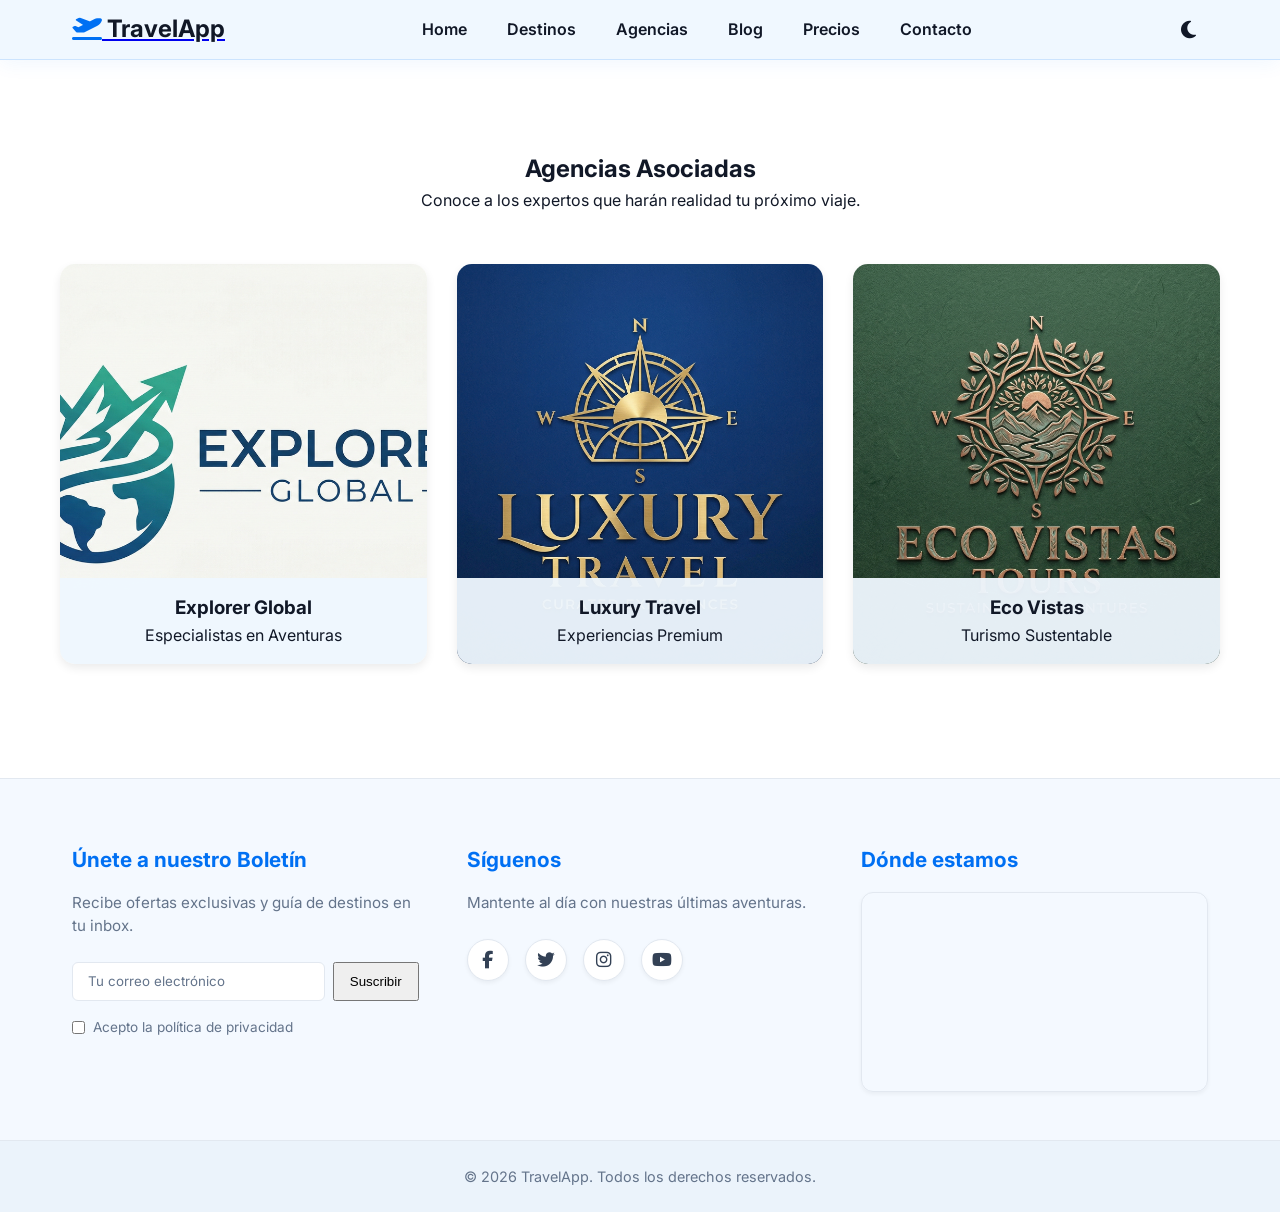
<file: agencias.html>
<!DOCTYPE html>
<html lang="es">

<head>
    <meta charset="UTF-8">
    <meta name="viewport" content="width=device-width, initial-scale=1.0">
    <title>Nuestras Agencias - Turismo</title>
    <!-- Estilos base, navegación y footer del Home -->
    <link rel="stylesheet" href="css/general.css">
    <link rel="stylesheet" href="css/nav.css">
    <link rel="stylesheet" href="css/agencias.css">
    <link rel="stylesheet" href="css/footer.css">
    <link rel="stylesheet" href="https://cdnjs.cloudflare.com/ajax/libs/font-awesome/6.4.0/css/all.min.css">
    <!-- Script de Modo Oscuro -->
    <script src="scripts/modo-oscuro.js" defer></script>
</head>

<body>
    <header>
        <nav class="nav-principal">
            <div class="nav-container">
                <a href="index.html" class="logo">
                    <!-- Puedes poner un icono o imagen de logo aca -->
                    <h2><i class="fas fa-plane-departure" style="color: var(--primary-color);"></i> TravelApp</h2>
                </a>
                <ul class="nav-links">
                    <li><a href="index.html">Home</a></li>
                    <li><a href="destinos.html">Destinos</a></li>
                    <li><a href="agencias.html">Agencias</a></li>
                    <li><a href="blog.html">Blog</a></li>
                    <li><a href="precios.html">Precios</a></li>
                    <li><a href="contacto.html">Contacto</a></li>
                </ul>
                <div class="nav-acciones">
                    <button class="btn-tema" id="btn-tema" aria-label="Cambiar modo de tema">
                        <i class="fas fa-moon"></i>
                    </button>
                </div>
            </div>
        </nav>
    </header>

    <main class="contenedor-agencias" style="margin-top: 100px;">
        <section class="titulo-seccion">
            <h1>Agencias Asociadas</h1>
            <p>Conoce a los expertos que harán realidad tu próximo viaje.</p>
        </section>

        <section class="grid-agencias">
            <!-- Agencia 1 -->
            <article class="flip-card">
                <div class="flip-card-inner">
                    <div class="flip-card-front">
                        <img src="recursos/imagenes/agencia1.jpg" alt="Agencia Explorer"
                            onerror="this.src='https://images.unsplash.com/photo-1522202176988-66273c2fd55f?q=80&w=600'">
                        <div class="info-front">
                            <h3>Explorer Global</h3>
                            <p>Especialistas en Aventuras</p>
                        </div>
                    </div>
                    <div class="flip-card-back">
                        <h3>Detalles de Agencia</h3>
                        <ul>
                            <li><i class="fas fa-map-marker-alt"></i> Buenos Aires, ARG</li>
                            <li><i class="fas fa-plane"></i> +500 destinos</li>
                            <li><i class="fas fa-clock"></i> Lun - Vie: 9h a 18h</li>
                        </ul>
                        <div class="rating-sistema">
                            <p>Calificación:</p>
                            <div class="estrellas">
                                <input type="radio" name="r1" id="e5-1"><label for="e5-1">★</label>
                                <input type="radio" name="r1" id="e4-1"><label for="e4-1">★</label>
                                <input type="radio" name="r1" id="e3-1" checked><label for="e3-1">★</label>
                                <input type="radio" name="r1" id="e2-1"><label for="e2-1">★</label>
                                <input type="radio" name="r1" id="e1-1"><label for="e1-1">★</label>
                            </div>
                        </div>
                        <button class="btn-contacto">Contactar</button>
                    </div>
                </div>
            </article>

            <!-- Agencia 2 -->
            <article class="flip-card">
                <div class="flip-card-inner">
                    <div class="flip-card-front">
                        <img src="recursos/imagenes/agencia2.jpg" alt="Agencia Luxury"
                            onerror="this.src='https://images.unsplash.com/photo-1556761175-5973dc0f32b7?q=80&w=600'">
                        <div class="info-front">
                            <h3>Luxury Travel</h3>
                            <p>Experiencias Premium</p>
                        </div>
                    </div>
                    <div class="flip-card-back">
                        <h3>Detalles de Agencia</h3>
                        <ul>
                            <li><i class="fas fa-map-marker-alt"></i> Madrid, ESP</li>
                            <li><i class="fas fa-crown"></i> Hoteles 5 Estrellas</li>
                            <li><i class="fas fa-headset"></i> Soporte 24/7</li>
                        </ul>
                        <div class="rating-sistema">
                            <p>Calificación:</p>
                            <div class="estrellas">
                                <input type="radio" name="r2" id="e5-2" checked><label for="e5-2">★</label>
                                <input type="radio" name="r2" id="e4-2"><label for="e4-2">★</label>
                                <input type="radio" name="r2" id="e3-2"><label for="e3-2">★</label>
                                <input type="radio" name="r2" id="e2-2"><label for="e2-2">★</label>
                                <input type="radio" name="r2" id="e1-2"><label for="e1-2">★</label>
                            </div>
                        </div>
                        <button class="btn-contacto">Contactar</button>
                    </div>
                </div>
            </article>

            <!-- Agencia 3 -->
            <article class="flip-card">
                <div class="flip-card-inner">
                    <div class="flip-card-front">
                        <img src="recursos/imagenes/agencia3.jpg" alt="Agencia EcoVistas"
                            onerror="this.src='https://images.unsplash.com/photo-1469854523086-cc02fe5d8800?q=80&w=600'">
                        <div class="info-front">
                            <h3>Eco Vistas</h3>
                            <p>Turismo Sustentable</p>
                        </div>
                    </div>
                    <div class="flip-card-back">
                        <h3>Detalles de Agencia</h3>
                        <ul>
                            <li><i class="fas fa-map-marker-alt"></i> San José, CR</li>
                            <li><i class="fas fa-leaf"></i> 100% Ecológico</li>
                            <li><i class="fas fa-users"></i> Grupos reducidos</li>
                        </ul>
                        <div class="rating-sistema">
                            <p>Calificación:</p>
                            <div class="estrellas">
                                <input type="radio" name="r3" id="e5-3"><label for="e5-3">★</label>
                                <input type="radio" name="r3" id="e4-3" checked><label for="e4-3">★</label>
                                <input type="radio" name="r3" id="e3-3"><label for="e3-3">★</label>
                                <input type="radio" name="r3" id="e2-3"><label for="e2-3">★</label>
                                <input type="radio" name="r3" id="e1-3"><label for="e1-3">★</label>
                            </div>
                        </div>
                        <button class="btn-contacto">Contactar</button>
                    </div>
                </div>
            </article>
        </section>
    </main>

    <footer class="footer-principal">
        <div class="footer-container">
            <div class="footer-seccion footer-boletin">
                <h3>Únete a nuestro Boletín</h3>
                <p>Recibe ofertas exclusivas y guía de destinos en tu inbox.</p>
                <form class="form-boletin">
                    <div class="input-grupo">
                        <input type="email" placeholder="Tu correo electrónico" required>
                        <button type="submit" class="btn" style="padding: 10px 15px;">Suscribir</button>
                    </div>
                    <label class="checkbox-grupo">
                        <input type="checkbox" required>
                        Acepto la política de privacidad
                    </label>
                </form>
            </div>

            <div class="footer-seccion footer-social">
                <h3>Síguenos</h3>
                <p>Mantente al día con nuestras últimas aventuras.</p>
                <div class="redes-sociales">
                    <a href="#" class="btn-icon"><i class="fab fa-facebook-f"></i></a>
                    <a href="#" class="btn-icon"><i class="fab fa-twitter"></i></a>
                    <a href="#" class="btn-icon"><i class="fab fa-instagram"></i></a>
                    <a href="#" class="btn-icon"><i class="fab fa-youtube"></i></a>
                </div>
            </div>

            <div class="footer-seccion footer-mapa">
                <h3>Dónde estamos</h3>
                <div class="mapa-contenedor">
                    <iframe
                        src="https://www.google.com/maps/embed?pb=!1m18!1m12!1m3!1d13136.06691436155!2d-58.3815704!3d-34.603722!2m3!1f0!2f0!3f0!3m2!1i1024!2i768!4f13.1!3m3!1m2!1s0x95bccacf739efad3%3A0xe543fa0032e3a58e!2sObelisco!5e0!3m2!1ses!2sar!4v1714102875143!5m2!1ses!2sar"
                        allowfullscreen="" loading="lazy"></iframe>
                </div>
            </div>
        </div>
        <div class="footer-bottom">
            <p>&copy; 2026 TravelApp. Todos los derechos reservados.</p>
        </div>
    </footer>
</body>

</html>
</file>
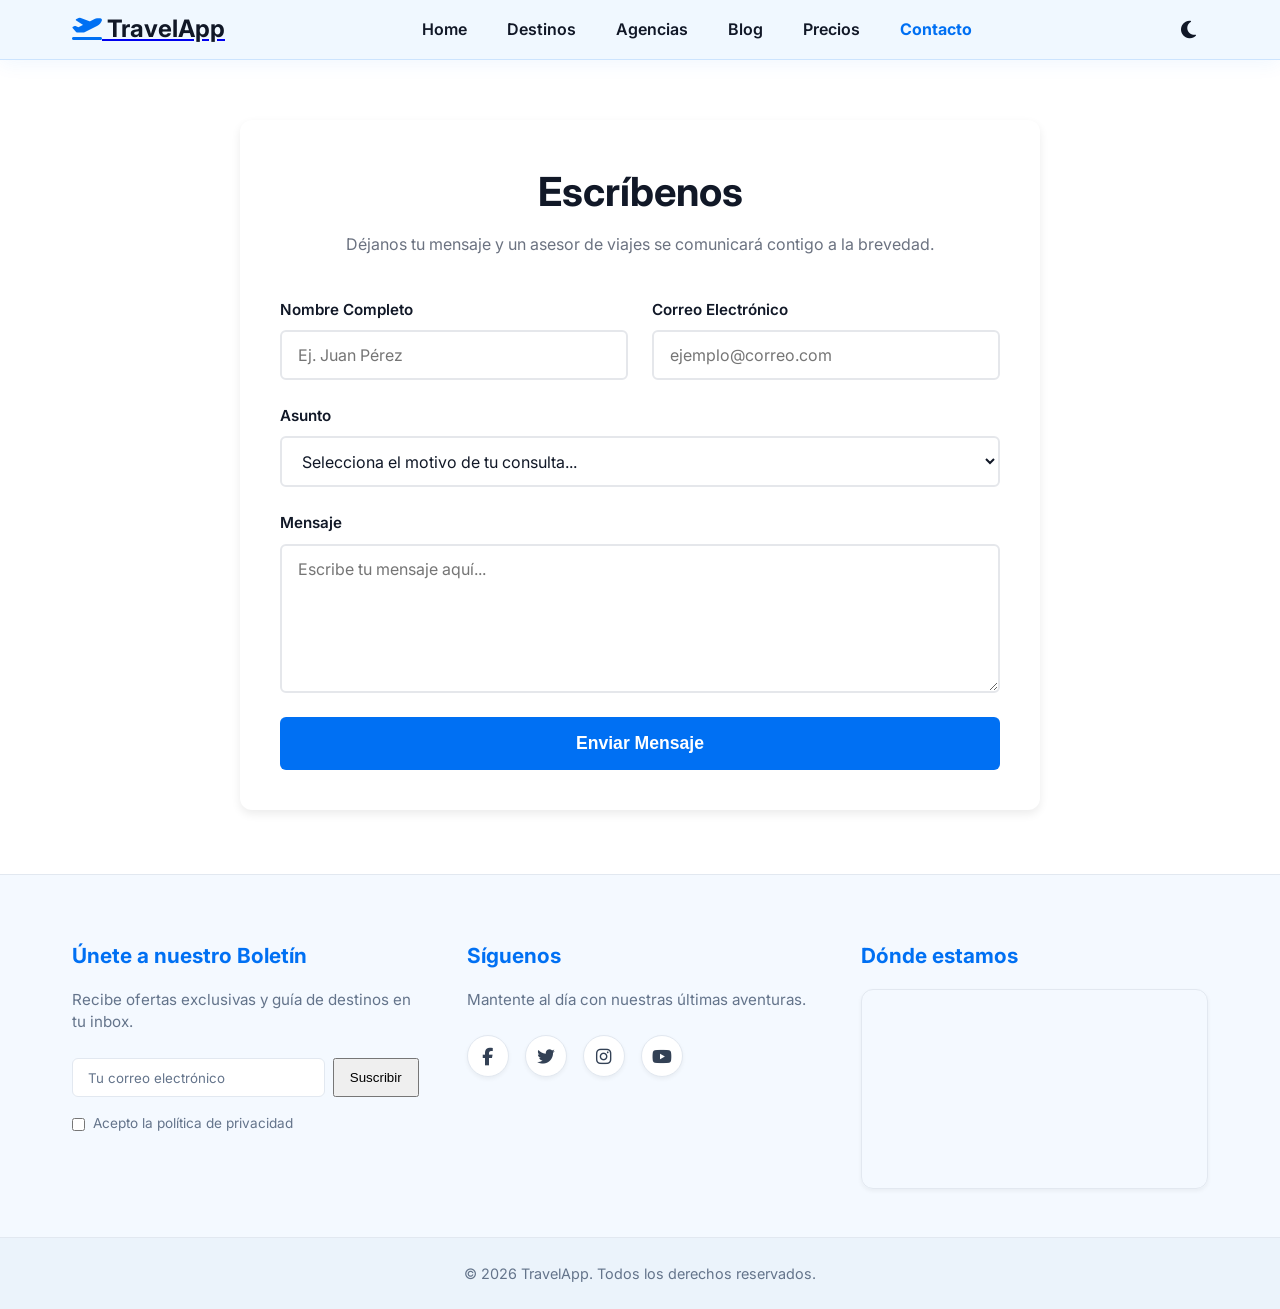
<file: contacto.html>
<!DOCTYPE html>
<html lang="es">

<head>
    <meta charset="UTF-8">
    <meta name="viewport" content="width=device-width, initial-scale=1.0">
    <title>Contacto - TravelApp</title>
    <link rel="stylesheet" href="css/general.css">
    <link rel="stylesheet" href="css/nav.css">
    <link rel="stylesheet" href="css/contacto.css">
    <link rel="stylesheet" href="css/footer.css">
    <link rel="stylesheet" href="https://cdnjs.cloudflare.com/ajax/libs/font-awesome/6.4.0/css/all.min.css">
    <script src="scripts/modo-oscuro.js" defer></script>
    <script src="../scripts/contacto.js" defer></script>
</head>

<body>
    <header>
        <nav class="nav-principal">
            <div class="nav-container">
                <a href="index.html" class="logo">
                    <h2><i class="fas fa-plane-departure" style="color: var(--primary-color);"></i> TravelApp</h2>
                </a>
                <ul class="nav-links">
                    <li><a href="index.html">Home</a></li>
                    <li><a href="destinos.html">Destinos</a></li>
                    <li><a href="agencias.html">Agencias</a></li>
                    <li><a href="blog.html">Blog</a></li>
                    <li><a href="precios.html">Precios</a></li>
                    <li><a href="contacto.html" style="color: var(--primary-color); font-weight: bold;">Contacto</a>
                    </li>
                </ul>
                <div class="nav-acciones">
                    <button class="btn-tema" id="btn-tema" aria-label="Cambiar modo de tema">
                        <i class="fas fa-moon"></i>
                    </button>
                </div>
            </div>
        </nav>
    </header>

    <main class="contenedor-contacto">
        <section class="titulo-contacto">
            <h1>Escríbenos</h1>
            <p>Déjanos tu mensaje y un asesor de viajes se comunicará contigo a la brevedad.</p>
        </section>

        <form id="formulario-contacto" class="formulario-contacto">
            <div class="form-grid">
                <div class="grupo-input">
                    <label for="nombre">Nombre Completo</label>
                    <input type="text" id="nombre" name="nombre" placeholder="Ej. Juan Pérez" required minlength="3">
                </div>
                <div class="grupo-input">
                    <label for="email">Correo Electrónico</label>
                    <input type="email" id="email" name="email" placeholder="ejemplo@correo.com" required>
                </div>
            </div>

            <div class="grupo-input">
                <label for="asunto">Asunto</label>
                <select id="asunto" name="asunto" required>
                    <option value="" disabled selected>Selecciona el motivo de tu consulta...</option>
                    <option value="presupuesto">Solicitar Presupuesto a Medida</option>
                    <option value="duda">Duda General de Destinos</option>
                    <option value="reclamo">Atención al Cliente o Reclamos</option>
                    <option value="otro">Otro Motivo</option>
                </select>
            </div>

            <div class="grupo-input">
                <label for="mensaje">Mensaje</label>
                <textarea id="mensaje" name="mensaje" rows="6" placeholder="Escribe tu mensaje aquí..." required
                    minlength="15"></textarea>
            </div>

            <button type="submit" id="btn-submit" class="btn-submit">
                <span class="btn-texto">Enviar Mensaje</span>
                <span class="spinner"></span>
            </button>
        </form>
    </main>

    <div id="modal-confirmacion" class="modal-overlay">
        <div class="modal-contenido">
            <div class="modal-icono">
                <i class="fas fa-check-circle"></i>
            </div>
            <h2>¡Mensaje Enviado!</h2>
            <p>Gracias por contactarnos. Hemos recibido tu mensaje correctamente y nos pondremos en contacto contigo lo
                antes posible.</p>
            <button id="btn-cerrar-modal" class="btn-cerrar-modal">Aceptar y Continuar</button>
        </div>
    </div>

    <footer class="footer-principal">
        <div class="footer-container">
            <div class="footer-seccion footer-boletin">
                <h3>Únete a nuestro Boletín</h3>
                <p>Recibe ofertas exclusivas y guía de destinos en tu inbox.</p>
                <form class="form-boletin">
                    <div class="input-grupo">
                        <input type="email" placeholder="Tu correo electrónico" required>
                        <button type="submit" class="btn" style="padding: 10px 15px;">Suscribir</button>
                    </div>
                    <label class="checkbox-grupo">
                        <input type="checkbox" required>
                        Acepto la política de privacidad
                    </label>
                </form>
            </div>

            <div class="footer-seccion footer-social">
                <h3>Síguenos</h3>
                <p>Mantente al día con nuestras últimas aventuras.</p>
                <div class="redes-sociales">
                    <a href="#" class="btn-icon"><i class="fab fa-facebook-f"></i></a>
                    <a href="#" class="btn-icon"><i class="fab fa-twitter"></i></a>
                    <a href="#" class="btn-icon"><i class="fab fa-instagram"></i></a>
                    <a href="#" class="btn-icon"><i class="fab fa-youtube"></i></a>
                </div>
            </div>

            <div class="footer-seccion footer-mapa">
                <h3>Dónde estamos</h3>
                <div class="mapa-contenedor">
                    <iframe
                        src="https://www.google.com/maps/embed?pb=!1m18!1m12!1m3!1d13136.06691436155!2d-58.3815704!3d-34.603722!2m3!1f0!2f0!3f0!3m2!1i1024!2i768!4f13.1!3m3!1m2!1s0x95bccacf739efad3%3A0xe543fa0032e3a58e!2sObelisco!5e0!3m2!1ses!2sar!4v1714102875143!5m2!1ses!2sar"
                        allowfullscreen="" loading="lazy"></iframe>
                </div>
            </div>
        </div>
        <div class="footer-bottom">
            <p>&copy; 2026 TravelApp. Todos los derechos reservados.</p>
        </div>
    </footer>
</body>

</html>
</file>
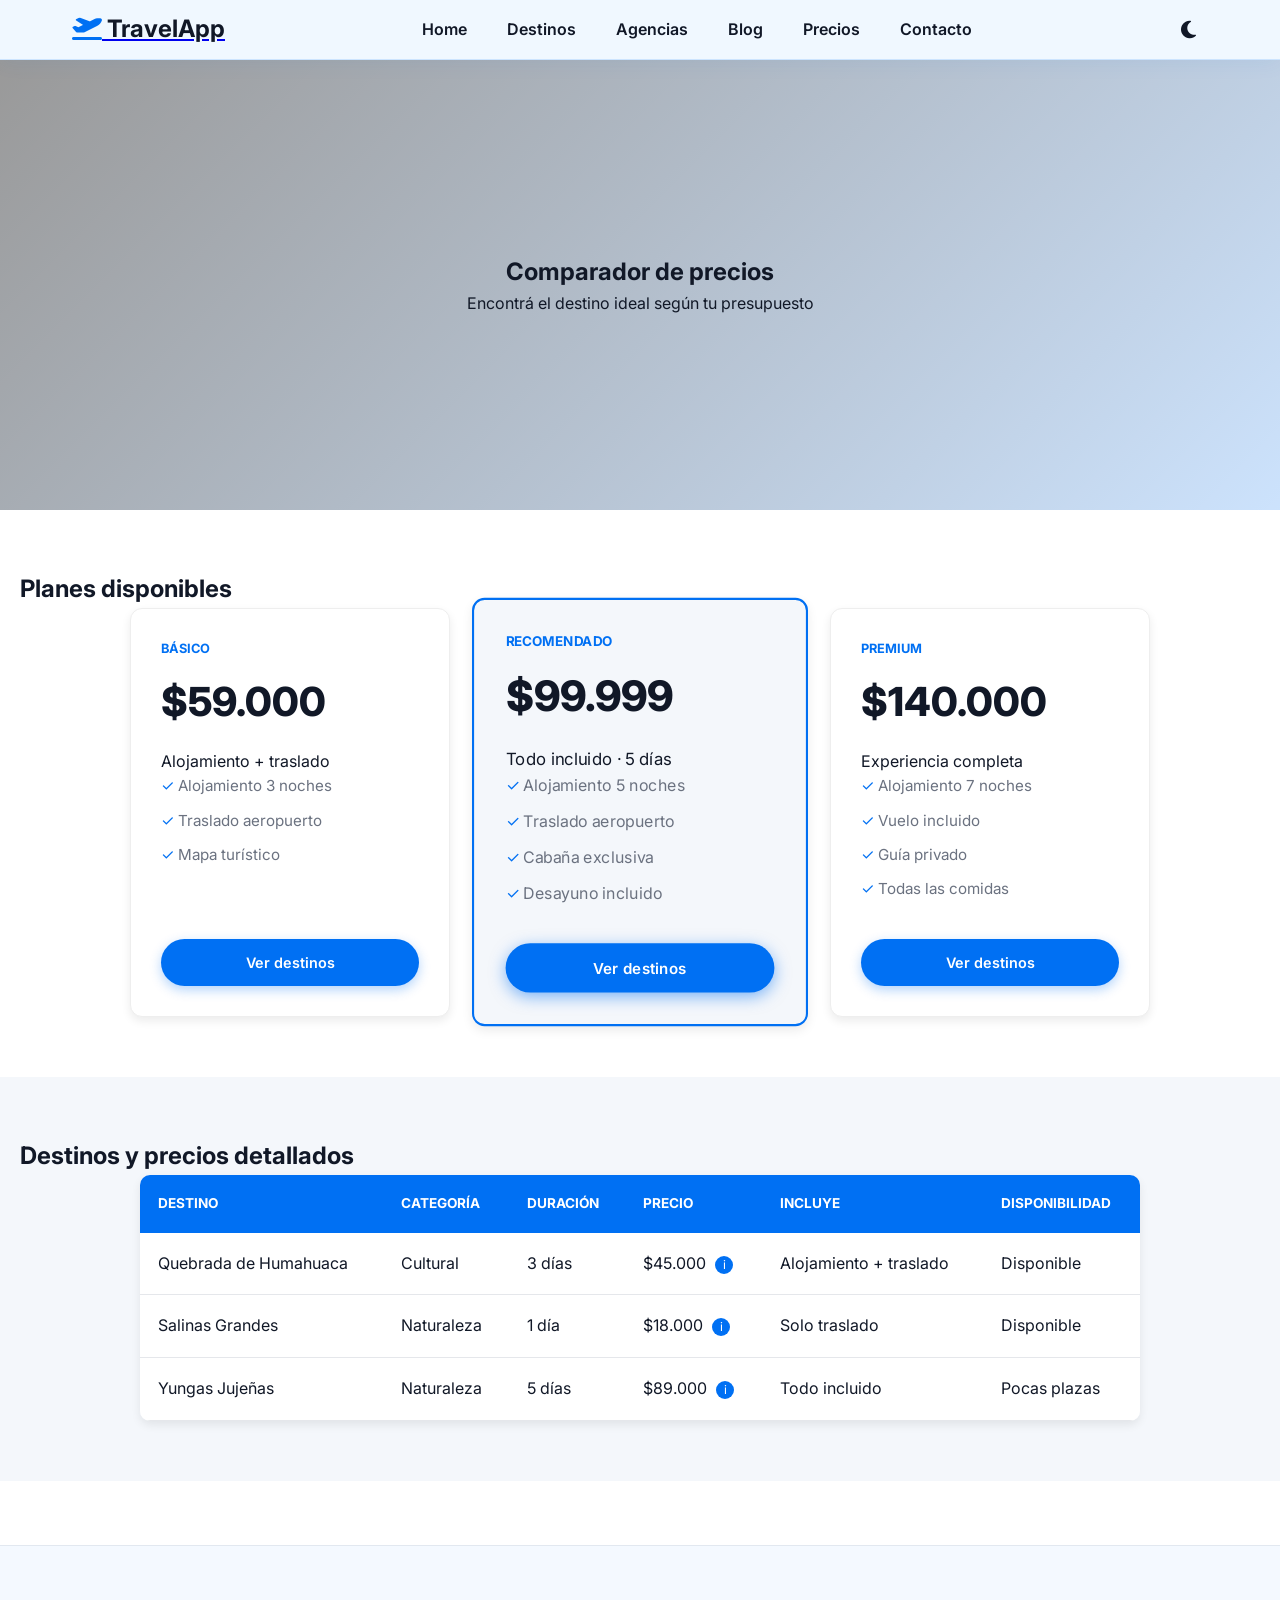
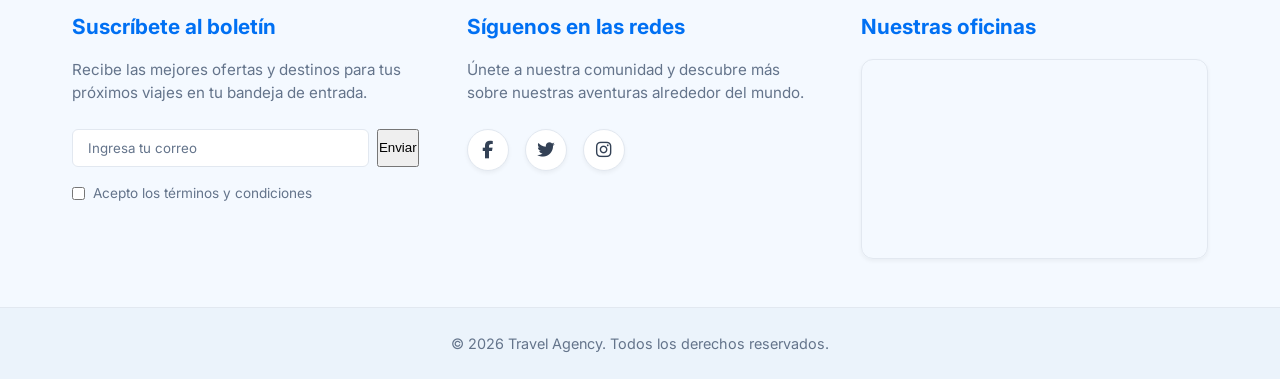
<file: precios.html>
<!DOCTYPE html>
<html lang="es">

<head>
    <meta charset="UTF-8">
    <meta name="viewport" content="width=device-width, initial-scale=1.0">
    <title>Precios - Horizontes Viajes Vacacionales</title>

    <link rel="stylesheet" href="css/general.css">
    <link rel="stylesheet" href="css/nav.css">
    <link rel="stylesheet" href="css/precios.css">
    <link rel="stylesheet" href="css/footer.css">

    <link rel="stylesheet" href="https://cdnjs.cloudflare.com/ajax/libs/font-awesome/6.4.0/css/all.min.css">
</head>

<body data-theme="light">

    <nav class="nav-principal">
        <div class="nav-container">
            <a href="index.html" class="logo">
                <h2><i class="fas fa-plane-departure" style="color: var(--primary-color);"></i> TravelApp</h2>
            </a>
            <ul class="nav-links">
                <li><a href="index.html">Home</a></li>
                <li><a href="destinos.html">Destinos</a></li>
                <li><a href="agencias.html">Agencias</a></li>
                <li><a href="blog.html">Blog</a></li>
                <li><a href="precios.html">Precios</a></li>
                <li><a href="contacto.html">Contacto</a></li>
            </ul>
            <div class="nav-acciones">
                <button id="btn-tema" class="btn-tema" aria-label="Cambiar tema">
                    <i class="fas fa-moon"></i>
                </button>
            </div>
        </div>
    </nav>

    <section class="hero">
        <div class="hero-contenido">
            <h1>Comparador de precios</h1>
            <p>Encontrá el destino ideal según tu presupuesto</p>
        </div>
    </section>

    <main>
        <section class="seccion-cards">
            <div class="titulo-seccion">
                <h2>Planes disponibles</h2>
            </div>
            <div class="contenedor-cards">
                <article class="card">
                    <span class="etiqueta-plan">Básico</span>
                    <p class="precio">$59.000</p>
                    <p class="descripcion">Alojamiento + traslado</p>
                    <ul class="lista-incluye">
                        <li>Alojamiento 3 noches</li>
                        <li>Traslado aeropuerto</li>
                        <li>Mapa turístico</li>
                    </ul>
                    <a href="#" class="btn">Ver destinos</a>
                </article>

                <article class="card card-destacada">
                    <span class="etiqueta-plan">Recomendado</span>
                    <p class="precio">$99.999</p>
                    <p class="descripcion">Todo incluido · 5 días</p>
                    <ul class="lista-incluye">
                        <li>Alojamiento 5 noches</li>
                        <li>Traslado aeropuerto</li>
                        <li>Cabaña exclusiva</li>
                        <li>Desayuno incluido</li>
                    </ul>
                    <a href="#" class="btn">Ver destinos</a>
                </article>

                <article class="card">
                    <span class="etiqueta-plan">Premium</span>
                    <p class="precio">$140.000</p>
                    <p class="descripcion">Experiencia completa</p>
                    <ul class="lista-incluye">
                        <li>Alojamiento 7 noches</li>
                        <li>Vuelo incluido</li>
                        <li>Guía privado</li>
                        <li>Todas las comidas</li>
                    </ul>
                    <a href="#" class="btn">Ver destinos</a>
                </article>
            </div>
        </section>

        <section class="seccion-tabla">
            <div class="titulo-seccion">
                <h2>Destinos y precios detallados</h2>
            </div>
            <div class="tabla-wrapper">
                <table class="tabla-precios">
                    <thead>
                        <tr>
                            <th>Destino</th>
                            <th>Categoría</th>
                            <th>Duración</th>
                            <th>Precio</th>
                            <th>Incluye</th>
                            <th>Disponibilidad</th>
                        </tr>
                    </thead>
                    <tbody>
                        <tr>
                            <td data-label="Destino">Quebrada de Humahuaca</td>
                            <td data-label="Categoría">Cultural</td>
                            <td data-label="Duración">3 días</td>
                            <td data-label="Precio" title="Precio por persona">
                                $45.000 <span class="icono-info">i</span>
                            </td>
                            <td data-label="Incluye">Alojamiento + traslado</td>
                            <td data-label="Disponibilidad">Disponible</td>
                        </tr>
                        <tr>
                            <td data-label="Destino">Salinas Grandes</td>
                            <td data-label="Categoría">Naturaleza</td>
                            <td data-label="Duración">1 día</td>
                            <td data-label="Precio" title="Excursión desde Jujuy capital">
                                $18.000 <span class="icono-info">i</span>
                            </td>
                            <td data-label="Incluye">Solo traslado</td>
                            <td data-label="Disponibilidad">Disponible</td>
                        </tr>
                        <tr>
                            <td data-label="Destino">Yungas Jujeñas</td>
                            <td data-label="Categoría">Naturaleza</td>
                            <td data-label="Duración">5 días</td>
                            <td data-label="Precio" title="Incluye acceso a senderos">
                                $89.000 <span class="icono-info">i</span>
                            </td>
                            <td data-label="Incluye">Todo incluido</td>
                            <td data-label="Disponibilidad">Pocas plazas</td>
                        </tr>
                    </tbody>
                </table>
            </div>
        </section>
    </main>

    <footer class="footer-principal">
        <div class="footer-container">
            <div class="footer-seccion">
                <h3>Suscríbete al boletín</h3>
                <p>Recibe las mejores ofertas y destinos para tus próximos viajes en tu bandeja de entrada.</p>
                <form class="form-boletin">
                    <div class="input-grupo">
                        <input type="email" placeholder="Ingresa tu correo" required>
                        <button type="submit" class="btn">Enviar</button>
                    </div>
                    <div class="checkbox-grupo">
                        <input type="checkbox" id="terminos" required>
                        <label for="terminos">Acepto los términos y condiciones</label>
                    </div>
                </form>
            </div>

            <div class="footer-seccion">
                <h3>Síguenos en las redes</h3>
                <p>Únete a nuestra comunidad y descubre más sobre nuestras aventuras alrededor del mundo.</p>
                <div class="redes-sociales">
                    <a href="#" class="btn-icon" aria-label="Facebook"><i class="fab fa-facebook-f"></i></a>
                    <a href="#" class="btn-icon" aria-label="Twitter"><i class="fab fa-twitter"></i></a>
                    <a href="#" class="btn-icon" aria-label="Instagram"><i class="fab fa-instagram"></i></a>
                </div>
            </div>

            <div class="footer-seccion">
                <h3>Nuestras oficinas</h3>
                <div class="mapa-contenedor">
                    <iframe
                        src="https://www.google.com/maps/embed?pb=!1m14!1m12!1m3!1d22743.92999949358!2d-65.29676300302103!3d-24.174256554197044!2m3!1f0!2f0!3f0!3m2!1i1024!2i768!4f13.1!5e0!3m2!1ses-419!2sar!4v1775945830629!5m2!1ses-419!2sar"
                        style="border:0;" allowfullscreen="" loading="lazy"
                        referrerpolicy="no-referrer-when-downgrade"></iframe>
                </div>
            </div>
        </div>
        <div class="footer-bottom">
            © 2026 Travel Agency. Todos los derechos reservados.
        </div>
    </footer>

    <script src="scripts/modo-oscuro.js"></script>
</body>

</html>
</file>
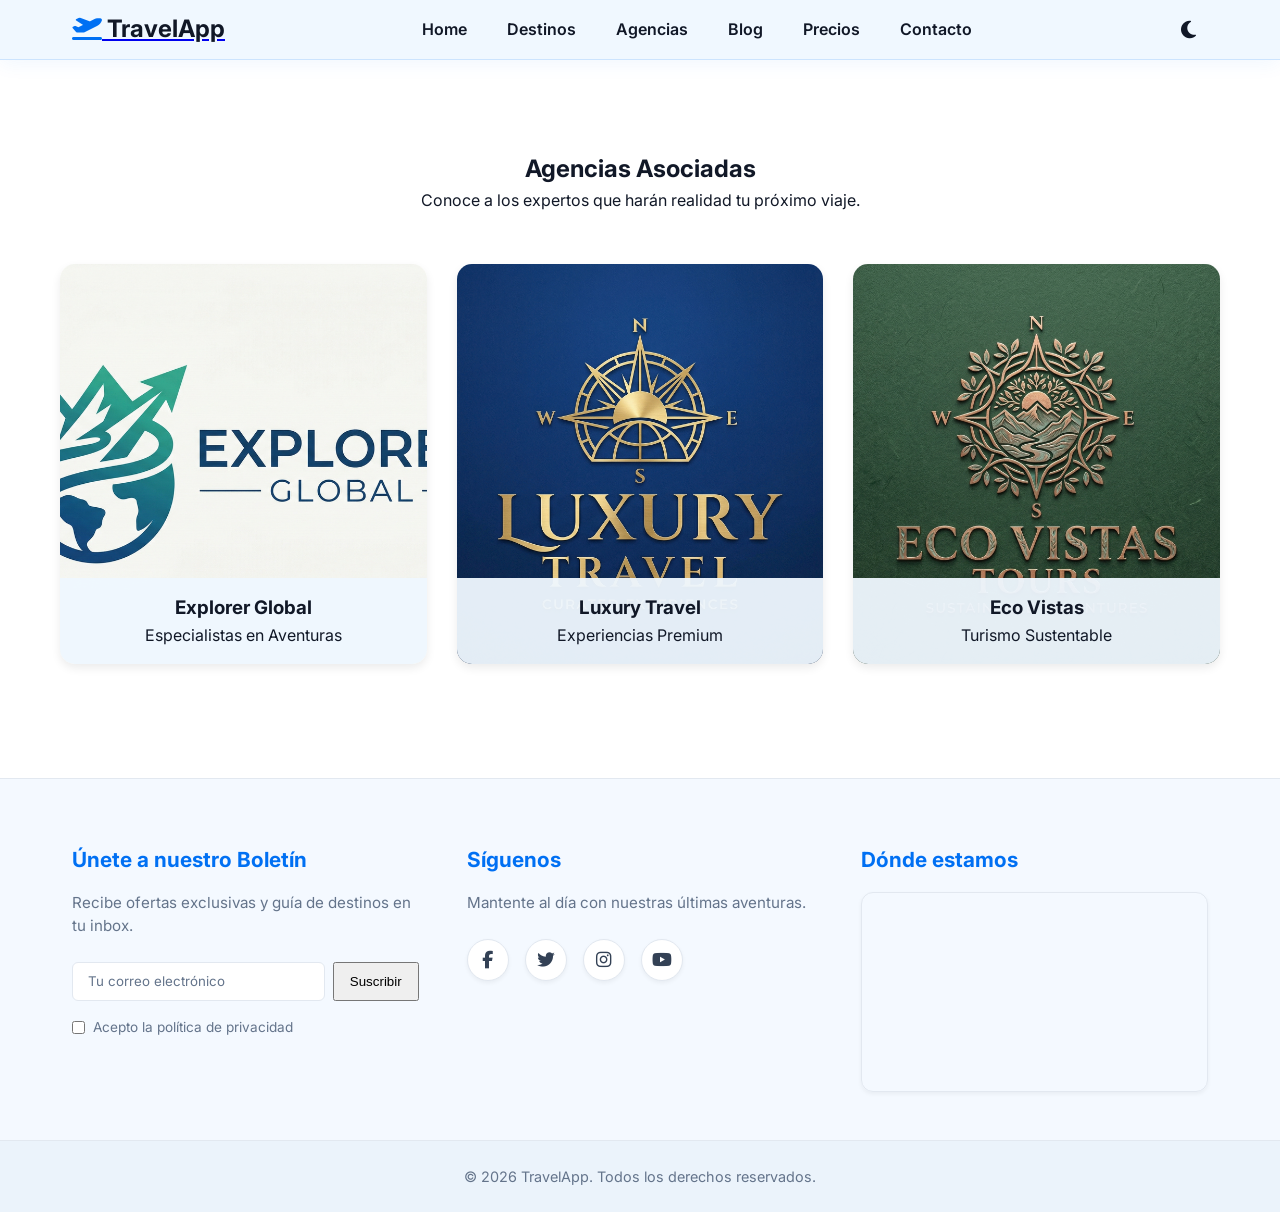
<file: docs/agencias.html>
<!DOCTYPE html>
<html lang="es">

<head>
    <meta charset="UTF-8">
    <meta name="viewport" content="width=device-width, initial-scale=1.0">
    <title>Nuestras Agencias - Turismo</title>
    <!-- Estilos base, navegación y footer del Home -->
    <link rel="stylesheet" href="../css/general.css">
    <link rel="stylesheet" href="../css/nav.css">
    <link rel="stylesheet" href="../css/agencias.css">
    <link rel="stylesheet" href="../css/footer.css">
    <link rel="stylesheet" href="https://cdnjs.cloudflare.com/ajax/libs/font-awesome/6.4.0/css/all.min.css">
    <!-- Script de Modo Oscuro -->
    <script src="../scripts/modo-oscuro.js" defer></script>
</head>

<body>
    <header>
        <nav class="nav-principal">
            <div class="nav-container">
                <a href="index.html" class="logo">
                    <!-- Puedes poner un icono o imagen de logo aca -->
                    <h2><i class="fas fa-plane-departure" style="color: var(--primary-color);"></i> TravelApp</h2>
                </a>
                <ul class="nav-links">
                    <li><a href="index.html">Home</a></li>
                    <li><a href="destinos.html">Destinos</a></li>
                    <li><a href="agencias.html">Agencias</a></li>
                    <li><a href="blog.html">Blog</a></li>
                    <li><a href="precios.html">Precios</a></li>
                    <li><a href="contacto.html">Contacto</a></li>
                </ul>
                <div class="nav-acciones">
                    <button class="btn-tema" id="btn-tema" aria-label="Cambiar modo de tema">
                        <i class="fas fa-moon"></i>
                    </button>
                </div>
            </div>
        </nav>
    </header>

    <main class="contenedor-agencias" style="margin-top: 100px;">
        <section class="titulo-seccion">
            <h1>Agencias Asociadas</h1>
            <p>Conoce a los expertos que harán realidad tu próximo viaje.</p>
        </section>

        <section class="grid-agencias">
            <!-- Agencia 1 -->
            <article class="flip-card">
                <div class="flip-card-inner">
                    <div class="flip-card-front">
                        <img src="../recursos/imagenes/agencia1.jpg" alt="Agencia Explorer"
                            onerror="this.src='https://images.unsplash.com/photo-1522202176988-66273c2fd55f?q=80&w=600'">
                        <div class="info-front">
                            <h3>Explorer Global</h3>
                            <p>Especialistas en Aventuras</p>
                        </div>
                    </div>
                    <div class="flip-card-back">
                        <h3>Detalles de Agencia</h3>
                        <ul>
                            <li><i class="fas fa-map-marker-alt"></i> Buenos Aires, ARG</li>
                            <li><i class="fas fa-plane"></i> +500 destinos</li>
                            <li><i class="fas fa-clock"></i> Lun - Vie: 9h a 18h</li>
                        </ul>
                        <div class="rating-sistema">
                            <p>Calificación:</p>
                            <div class="estrellas">
                                <input type="radio" name="r1" id="e5-1"><label for="e5-1">★</label>
                                <input type="radio" name="r1" id="e4-1"><label for="e4-1">★</label>
                                <input type="radio" name="r1" id="e3-1" checked><label for="e3-1">★</label>
                                <input type="radio" name="r1" id="e2-1"><label for="e2-1">★</label>
                                <input type="radio" name="r1" id="e1-1"><label for="e1-1">★</label>
                            </div>
                        </div>
                        <button class="btn-contacto">Contactar</button>
                    </div>
                </div>
            </article>

            <!-- Agencia 2 -->
            <article class="flip-card">
                <div class="flip-card-inner">
                    <div class="flip-card-front">
                        <img src="../recursos/imagenes/agencia2.jpg" alt="Agencia Luxury"
                            onerror="this.src='https://images.unsplash.com/photo-1556761175-5973dc0f32b7?q=80&w=600'">
                        <div class="info-front">
                            <h3>Luxury Travel</h3>
                            <p>Experiencias Premium</p>
                        </div>
                    </div>
                    <div class="flip-card-back">
                        <h3>Detalles de Agencia</h3>
                        <ul>
                            <li><i class="fas fa-map-marker-alt"></i> Madrid, ESP</li>
                            <li><i class="fas fa-crown"></i> Hoteles 5 Estrellas</li>
                            <li><i class="fas fa-headset"></i> Soporte 24/7</li>
                        </ul>
                        <div class="rating-sistema">
                            <p>Calificación:</p>
                            <div class="estrellas">
                                <input type="radio" name="r2" id="e5-2" checked><label for="e5-2">★</label>
                                <input type="radio" name="r2" id="e4-2"><label for="e4-2">★</label>
                                <input type="radio" name="r2" id="e3-2"><label for="e3-2">★</label>
                                <input type="radio" name="r2" id="e2-2"><label for="e2-2">★</label>
                                <input type="radio" name="r2" id="e1-2"><label for="e1-2">★</label>
                            </div>
                        </div>
                        <button class="btn-contacto">Contactar</button>
                    </div>
                </div>
            </article>

            <!-- Agencia 3 -->
            <article class="flip-card">
                <div class="flip-card-inner">
                    <div class="flip-card-front">
                        <img src="../recursos/imagenes/agencia3.jpg" alt="Agencia EcoVistas"
                            onerror="this.src='https://images.unsplash.com/photo-1469854523086-cc02fe5d8800?q=80&w=600'">
                        <div class="info-front">
                            <h3>Eco Vistas</h3>
                            <p>Turismo Sustentable</p>
                        </div>
                    </div>
                    <div class="flip-card-back">
                        <h3>Detalles de Agencia</h3>
                        <ul>
                            <li><i class="fas fa-map-marker-alt"></i> San José, CR</li>
                            <li><i class="fas fa-leaf"></i> 100% Ecológico</li>
                            <li><i class="fas fa-users"></i> Grupos reducidos</li>
                        </ul>
                        <div class="rating-sistema">
                            <p>Calificación:</p>
                            <div class="estrellas">
                                <input type="radio" name="r3" id="e5-3"><label for="e5-3">★</label>
                                <input type="radio" name="r3" id="e4-3" checked><label for="e4-3">★</label>
                                <input type="radio" name="r3" id="e3-3"><label for="e3-3">★</label>
                                <input type="radio" name="r3" id="e2-3"><label for="e2-3">★</label>
                                <input type="radio" name="r3" id="e1-3"><label for="e1-3">★</label>
                            </div>
                        </div>
                        <button class="btn-contacto">Contactar</button>
                    </div>
                </div>
            </article>
        </section>
    </main>

    <footer class="footer-principal">
        <div class="footer-container">
            <div class="footer-seccion footer-boletin">
                <h3>Únete a nuestro Boletín</h3>
                <p>Recibe ofertas exclusivas y guía de destinos en tu inbox.</p>
                <form class="form-boletin">
                    <div class="input-grupo">
                        <input type="email" placeholder="Tu correo electrónico" required>
                        <button type="submit" class="btn" style="padding: 10px 15px;">Suscribir</button>
                    </div>
                    <label class="checkbox-grupo">
                        <input type="checkbox" required>
                        Acepto la política de privacidad
                    </label>
                </form>
            </div>

            <div class="footer-seccion footer-social">
                <h3>Síguenos</h3>
                <p>Mantente al día con nuestras últimas aventuras.</p>
                <div class="redes-sociales">
                    <a href="#" class="btn-icon"><i class="fab fa-facebook-f"></i></a>
                    <a href="#" class="btn-icon"><i class="fab fa-twitter"></i></a>
                    <a href="#" class="btn-icon"><i class="fab fa-instagram"></i></a>
                    <a href="#" class="btn-icon"><i class="fab fa-youtube"></i></a>
                </div>
            </div>

            <div class="footer-seccion footer-mapa">
                <h3>Dónde estamos</h3>
                <div class="mapa-contenedor">
                    <iframe
                        src="https://www.google.com/maps/embed?pb=!1m18!1m12!1m3!1d13136.06691436155!2d-58.3815704!3d-34.603722!2m3!1f0!2f0!3f0!3m2!1i1024!2i768!4f13.1!3m3!1m2!1s0x95bccacf739efad3%3A0xe543fa0032e3a58e!2sObelisco!5e0!3m2!1ses!2sar!4v1714102875143!5m2!1ses!2sar"
                        allowfullscreen="" loading="lazy"></iframe>
                </div>
            </div>
        </div>
        <div class="footer-bottom">
            <p>&copy; 2026 TravelApp. Todos los derechos reservados.</p>
        </div>
    </footer>
</body>

</html>
</file>
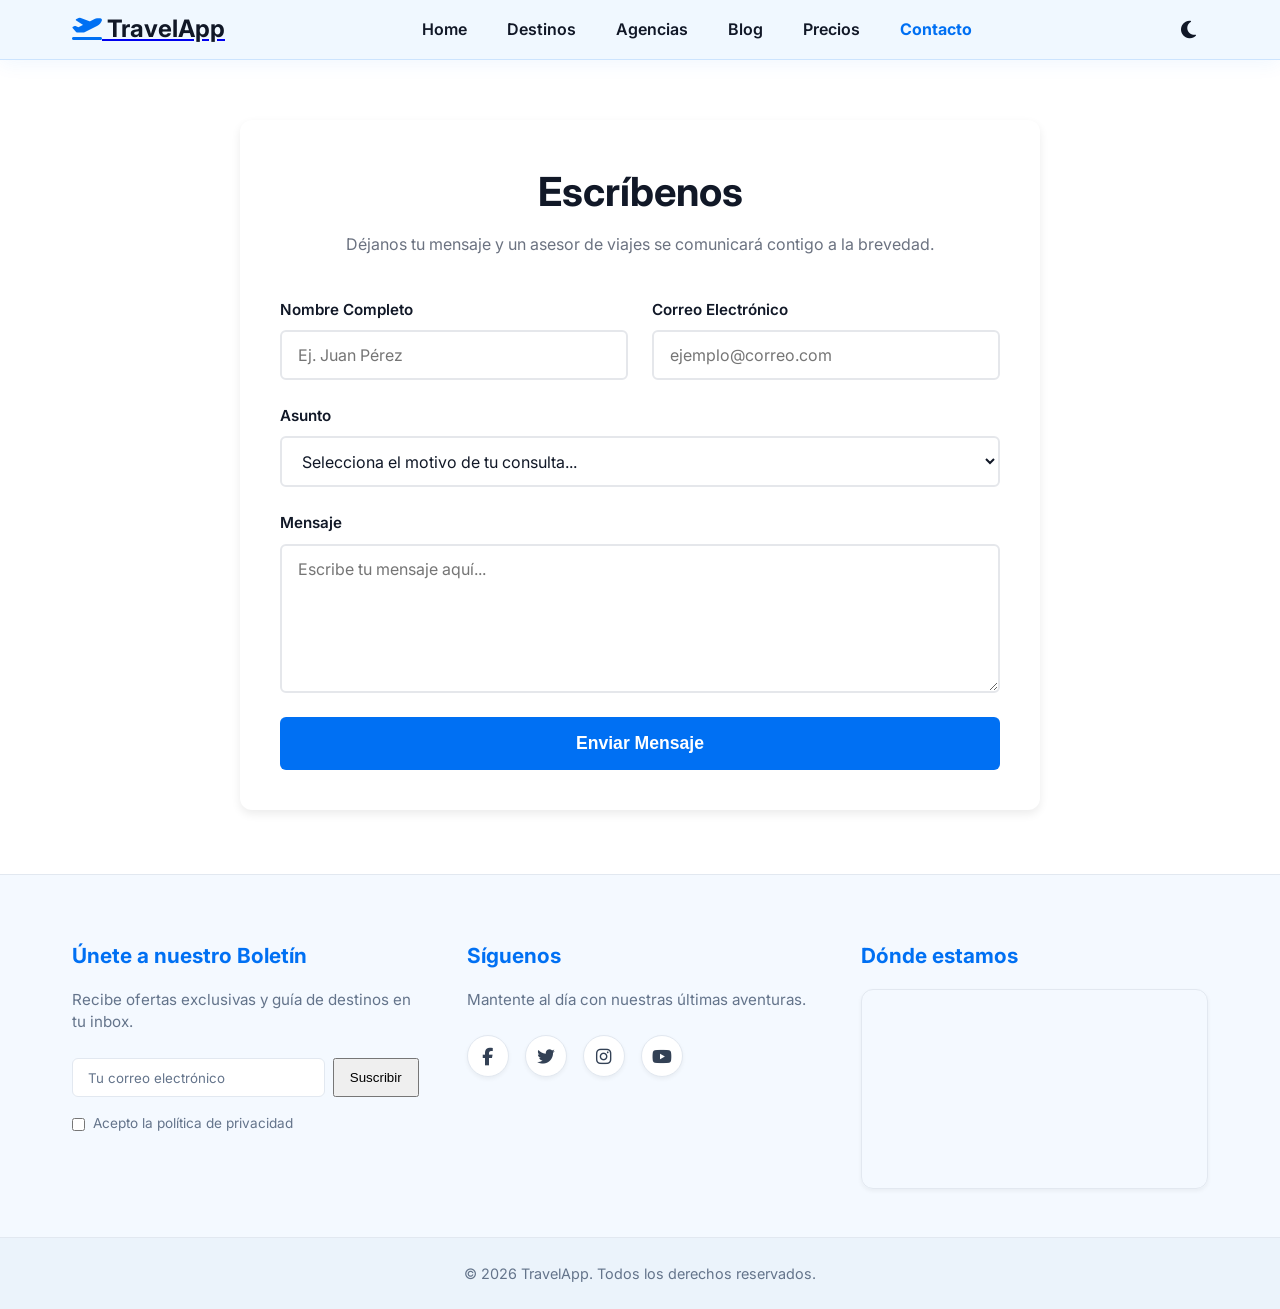
<file: docs/contacto.html>
<!DOCTYPE html>
<html lang="es">

<head>
    <meta charset="UTF-8">
    <meta name="viewport" content="width=device-width, initial-scale=1.0">
    <title>Contacto - TravelApp</title>
    <link rel="stylesheet" href="../css/general.css">
    <link rel="stylesheet" href="../css/nav.css">
    <link rel="stylesheet" href="../css/contacto.css">
    <link rel="stylesheet" href="../css/footer.css">
    <link rel="stylesheet" href="https://cdnjs.cloudflare.com/ajax/libs/font-awesome/6.4.0/css/all.min.css">
    <script src="../scripts/modo-oscuro.js" defer></script>
    <script src="../scripts/contacto.js" defer></script>
</head>

<body>
    <header>
        <nav class="nav-principal">
            <div class="nav-container">
                <a href="index.html" class="logo">
                    <h2><i class="fas fa-plane-departure" style="color: var(--primary-color);"></i> TravelApp</h2>
                </a>
                <ul class="nav-links">
                    <li><a href="index.html">Home</a></li>
                    <li><a href="destinos.html">Destinos</a></li>
                    <li><a href="agencias.html">Agencias</a></li>
                    <li><a href="blog.html">Blog</a></li>
                    <li><a href="precios.html">Precios</a></li>
                    <li><a href="contacto.html" style="color: var(--primary-color); font-weight: bold;">Contacto</a>
                    </li>
                </ul>
                <div class="nav-acciones">
                    <button class="btn-tema" id="btn-tema" aria-label="Cambiar modo de tema">
                        <i class="fas fa-moon"></i>
                    </button>
                </div>
            </div>
        </nav>
    </header>

    <main class="contenedor-contacto">
        <section class="titulo-contacto">
            <h1>Escríbenos</h1>
            <p>Déjanos tu mensaje y un asesor de viajes se comunicará contigo a la brevedad.</p>
        </section>

        <form id="formulario-contacto" class="formulario-contacto">
            <div class="form-grid">
                <div class="grupo-input">
                    <label for="nombre">Nombre Completo</label>
                    <input type="text" id="nombre" name="nombre" placeholder="Ej. Juan Pérez" required minlength="3">
                </div>
                <div class="grupo-input">
                    <label for="email">Correo Electrónico</label>
                    <input type="email" id="email" name="email" placeholder="ejemplo@correo.com" required>
                </div>
            </div>

            <div class="grupo-input">
                <label for="asunto">Asunto</label>
                <select id="asunto" name="asunto" required>
                    <option value="" disabled selected>Selecciona el motivo de tu consulta...</option>
                    <option value="presupuesto">Solicitar Presupuesto a Medida</option>
                    <option value="duda">Duda General de Destinos</option>
                    <option value="reclamo">Atención al Cliente o Reclamos</option>
                    <option value="otro">Otro Motivo</option>
                </select>
            </div>

            <div class="grupo-input">
                <label for="mensaje">Mensaje</label>
                <textarea id="mensaje" name="mensaje" rows="6" placeholder="Escribe tu mensaje aquí..." required
                    minlength="15"></textarea>
            </div>

            <button type="submit" id="btn-submit" class="btn-submit">
                <span class="btn-texto">Enviar Mensaje</span>
                <span class="spinner"></span>
            </button>
        </form>
    </main>

    <div id="modal-confirmacion" class="modal-overlay">
        <div class="modal-contenido">
            <div class="modal-icono">
                <i class="fas fa-check-circle"></i>
            </div>
            <h2>¡Mensaje Enviado!</h2>
            <p>Gracias por contactarnos. Hemos recibido tu mensaje correctamente y nos pondremos en contacto contigo lo
                antes posible.</p>
            <button id="btn-cerrar-modal" class="btn-cerrar-modal">Aceptar y Continuar</button>
        </div>
    </div>

    <footer class="footer-principal">
        <div class="footer-container">
            <div class="footer-seccion footer-boletin">
                <h3>Únete a nuestro Boletín</h3>
                <p>Recibe ofertas exclusivas y guía de destinos en tu inbox.</p>
                <form class="form-boletin">
                    <div class="input-grupo">
                        <input type="email" placeholder="Tu correo electrónico" required>
                        <button type="submit" class="btn" style="padding: 10px 15px;">Suscribir</button>
                    </div>
                    <label class="checkbox-grupo">
                        <input type="checkbox" required>
                        Acepto la política de privacidad
                    </label>
                </form>
            </div>

            <div class="footer-seccion footer-social">
                <h3>Síguenos</h3>
                <p>Mantente al día con nuestras últimas aventuras.</p>
                <div class="redes-sociales">
                    <a href="#" class="btn-icon"><i class="fab fa-facebook-f"></i></a>
                    <a href="#" class="btn-icon"><i class="fab fa-twitter"></i></a>
                    <a href="#" class="btn-icon"><i class="fab fa-instagram"></i></a>
                    <a href="#" class="btn-icon"><i class="fab fa-youtube"></i></a>
                </div>
            </div>

            <div class="footer-seccion footer-mapa">
                <h3>Dónde estamos</h3>
                <div class="mapa-contenedor">
                    <iframe
                        src="https://www.google.com/maps/embed?pb=!1m18!1m12!1m3!1d13136.06691436155!2d-58.3815704!3d-34.603722!2m3!1f0!2f0!3f0!3m2!1i1024!2i768!4f13.1!3m3!1m2!1s0x95bccacf739efad3%3A0xe543fa0032e3a58e!2sObelisco!5e0!3m2!1ses!2sar!4v1714102875143!5m2!1ses!2sar"
                        allowfullscreen="" loading="lazy"></iframe>
                </div>
            </div>
        </div>
        <div class="footer-bottom">
            <p>&copy; 2026 TravelApp. Todos los derechos reservados.</p>
        </div>
    </footer>
</body>

</html>
</file>
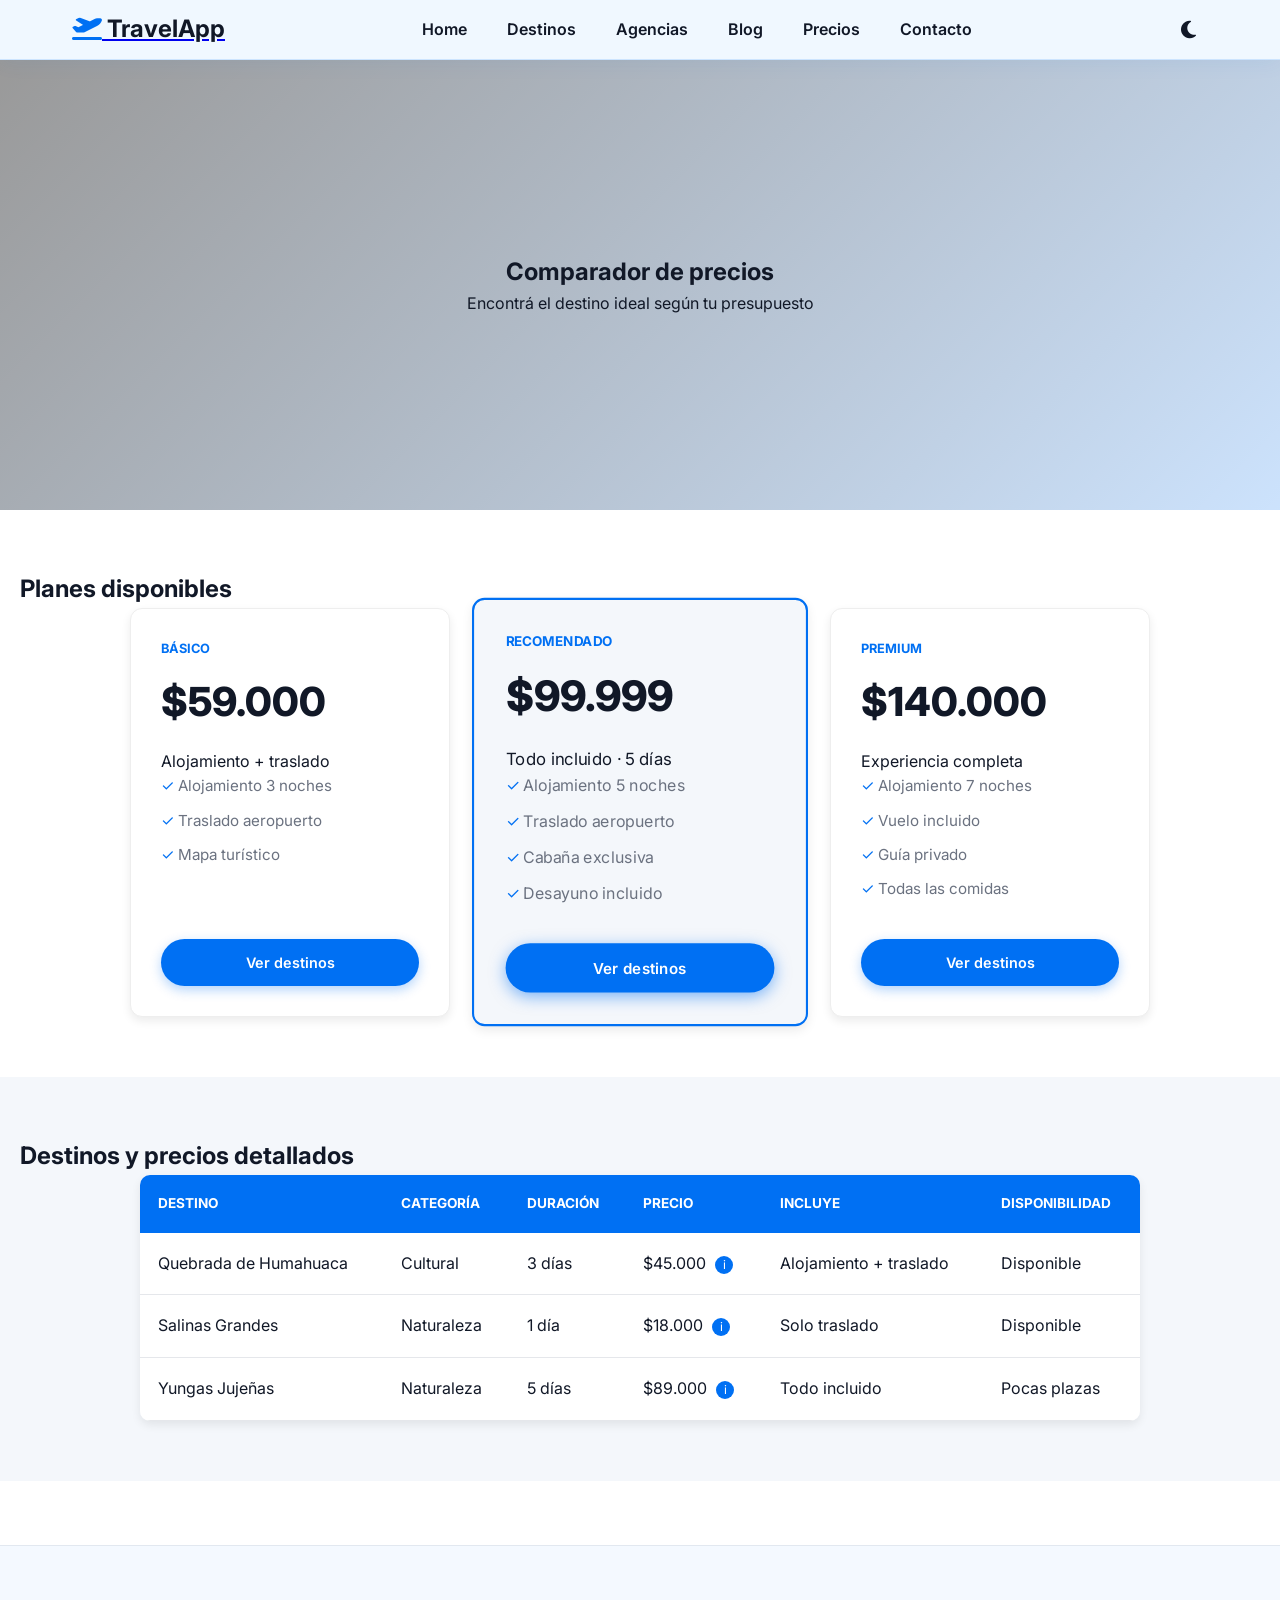
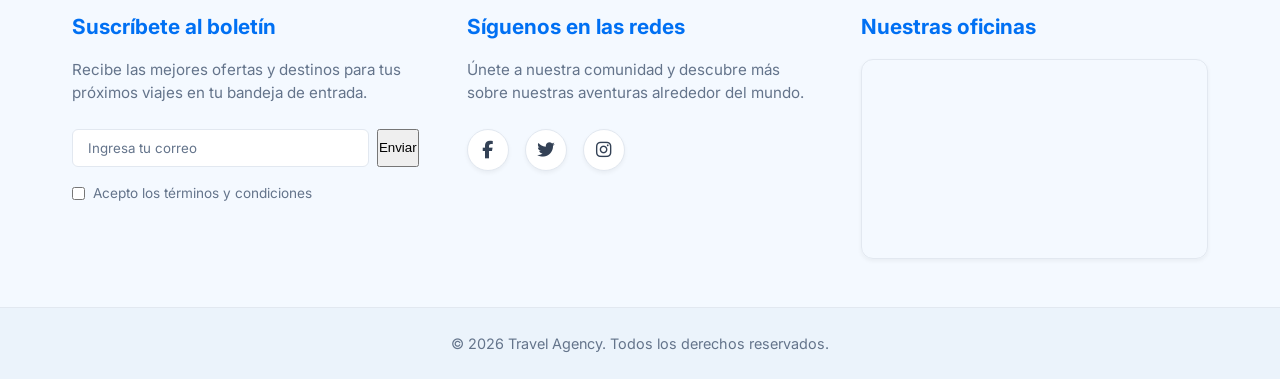
<file: docs/precios.html>
<!DOCTYPE html>
<html lang="es">

<head>
    <meta charset="UTF-8">
    <meta name="viewport" content="width=device-width, initial-scale=1.0">
    <title>Precios - Horizontes Viajes Vacacionales</title>

    <link rel="stylesheet" href="../css/general.css">
    <link rel="stylesheet" href="../css/nav.css">
    <link rel="stylesheet" href="../css/precios.css">
    <link rel="stylesheet" href="../css/footer.css">

    <link rel="stylesheet" href="https://cdnjs.cloudflare.com/ajax/libs/font-awesome/6.4.0/css/all.min.css">
</head>

<body data-theme="light">

    <nav class="nav-principal">
        <div class="nav-container">
            <a href="index.html" class="logo">
                <h2><i class="fas fa-plane-departure" style="color: var(--primary-color);"></i> TravelApp</h2>
            </a>
            <ul class="nav-links">
                <li><a href="index.html">Home</a></li>
                <li><a href="destinos.html">Destinos</a></li>
                <li><a href="agencias.html">Agencias</a></li>
                <li><a href="blog.html">Blog</a></li>
                <li><a href="precios.html">Precios</a></li>
                <li><a href="contacto.html">Contacto</a></li>
            </ul>
            <div class="nav-acciones">
                <button id="btn-tema" class="btn-tema" aria-label="Cambiar tema">
                    <i class="fas fa-moon"></i>
                </button>
            </div>
        </div>
    </nav>

    <section class="hero">
        <div class="hero-contenido">
            <h1>Comparador de precios</h1>
            <p>Encontrá el destino ideal según tu presupuesto</p>
        </div>
    </section>

    <main>
        <section class="seccion-cards">
            <div class="titulo-seccion">
                <h2>Planes disponibles</h2>
            </div>
            <div class="contenedor-cards">
                <article class="card">
                    <span class="etiqueta-plan">Básico</span>
                    <p class="precio">$59.000</p>
                    <p class="descripcion">Alojamiento + traslado</p>
                    <ul class="lista-incluye">
                        <li>Alojamiento 3 noches</li>
                        <li>Traslado aeropuerto</li>
                        <li>Mapa turístico</li>
                    </ul>
                    <a href="#" class="btn">Ver destinos</a>
                </article>

                <article class="card card-destacada">
                    <span class="etiqueta-plan">Recomendado</span>
                    <p class="precio">$99.999</p>
                    <p class="descripcion">Todo incluido · 5 días</p>
                    <ul class="lista-incluye">
                        <li>Alojamiento 5 noches</li>
                        <li>Traslado aeropuerto</li>
                        <li>Cabaña exclusiva</li>
                        <li>Desayuno incluido</li>
                    </ul>
                    <a href="#" class="btn">Ver destinos</a>
                </article>

                <article class="card">
                    <span class="etiqueta-plan">Premium</span>
                    <p class="precio">$140.000</p>
                    <p class="descripcion">Experiencia completa</p>
                    <ul class="lista-incluye">
                        <li>Alojamiento 7 noches</li>
                        <li>Vuelo incluido</li>
                        <li>Guía privado</li>
                        <li>Todas las comidas</li>
                    </ul>
                    <a href="#" class="btn">Ver destinos</a>
                </article>
            </div>
        </section>

        <section class="seccion-tabla">
            <div class="titulo-seccion">
                <h2>Destinos y precios detallados</h2>
            </div>
            <div class="tabla-wrapper">
                <table class="tabla-precios">
                    <thead>
                        <tr>
                            <th>Destino</th>
                            <th>Categoría</th>
                            <th>Duración</th>
                            <th>Precio</th>
                            <th>Incluye</th>
                            <th>Disponibilidad</th>
                        </tr>
                    </thead>
                    <tbody>
                        <tr>
                            <td data-label="Destino">Quebrada de Humahuaca</td>
                            <td data-label="Categoría">Cultural</td>
                            <td data-label="Duración">3 días</td>
                            <td data-label="Precio" title="Precio por persona">
                                $45.000 <span class="icono-info">i</span>
                            </td>
                            <td data-label="Incluye">Alojamiento + traslado</td>
                            <td data-label="Disponibilidad">Disponible</td>
                        </tr>
                        <tr>
                            <td data-label="Destino">Salinas Grandes</td>
                            <td data-label="Categoría">Naturaleza</td>
                            <td data-label="Duración">1 día</td>
                            <td data-label="Precio" title="Excursión desde Jujuy capital">
                                $18.000 <span class="icono-info">i</span>
                            </td>
                            <td data-label="Incluye">Solo traslado</td>
                            <td data-label="Disponibilidad">Disponible</td>
                        </tr>
                        <tr>
                            <td data-label="Destino">Yungas Jujeñas</td>
                            <td data-label="Categoría">Naturaleza</td>
                            <td data-label="Duración">5 días</td>
                            <td data-label="Precio" title="Incluye acceso a senderos">
                                $89.000 <span class="icono-info">i</span>
                            </td>
                            <td data-label="Incluye">Todo incluido</td>
                            <td data-label="Disponibilidad">Pocas plazas</td>
                        </tr>
                    </tbody>
                </table>
            </div>
        </section>
    </main>

    <footer class="footer-principal">
        <div class="footer-container">
            <div class="footer-seccion">
                <h3>Suscríbete al boletín</h3>
                <p>Recibe las mejores ofertas y destinos para tus próximos viajes en tu bandeja de entrada.</p>
                <form class="form-boletin">
                    <div class="input-grupo">
                        <input type="email" placeholder="Ingresa tu correo" required>
                        <button type="submit" class="btn">Enviar</button>
                    </div>
                    <div class="checkbox-grupo">
                        <input type="checkbox" id="terminos" required>
                        <label for="terminos">Acepto los términos y condiciones</label>
                    </div>
                </form>
            </div>

            <div class="footer-seccion">
                <h3>Síguenos en las redes</h3>
                <p>Únete a nuestra comunidad y descubre más sobre nuestras aventuras alrededor del mundo.</p>
                <div class="redes-sociales">
                    <a href="#" class="btn-icon" aria-label="Facebook"><i class="fab fa-facebook-f"></i></a>
                    <a href="#" class="btn-icon" aria-label="Twitter"><i class="fab fa-twitter"></i></a>
                    <a href="#" class="btn-icon" aria-label="Instagram"><i class="fab fa-instagram"></i></a>
                </div>
            </div>

            <div class="footer-seccion">
                <h3>Nuestras oficinas</h3>
                <div class="mapa-contenedor">
                    <iframe
                        src="https://www.google.com/maps/embed?pb=!1m14!1m12!1m3!1d22743.92999949358!2d-65.29676300302103!3d-24.174256554197044!2m3!1f0!2f0!3f0!3m2!1i1024!2i768!4f13.1!5e0!3m2!1ses-419!2sar!4v1775945830629!5m2!1ses-419!2sar"
                        style="border:0;" allowfullscreen="" loading="lazy"
                        referrerpolicy="no-referrer-when-downgrade"></iframe>
                </div>
            </div>
        </div>
        <div class="footer-bottom">
            © 2026 Travel Agency. Todos los derechos reservados.
        </div>
    </footer>

    <script src="../scripts/modo-oscuro.js"></script>
</body>

</html>
</file>
<file: css/general.css>
@import url('https://fonts.googleapis.com/css2?family=Inter:wght@300;400;600;700&display=swap');

/* =========================================================================
   GENERAL.CSS - CONFIGURACIÓN BASE Y TEMA CLARO 
   ========================================================================= */
* {
    margin: 0;
    padding: 0;
    box-sizing: border-box;
}

:root {
    --primary-color: #0070f3;
    --primary-hover: #0051a8;
    --secondary-color: #f7f9fc;
    --accent-color: #ff3366;
    --bg-color: #ffffff;
    --surface-color: #f4f7fb;
    --text-main: #111827;
    --text-muted: #6b7280;
    --border-color: #e5e7eb;
    --shadow-sm: 0 2px 4px rgba(0, 0, 0, 0.05);
    --shadow-md: 0 4px 10px rgba(0, 0, 0, 0.08);
    --shadow-lg: 0 10px 25px rgba(0, 0, 0, 0.1);
    --header-bg: rgba(240, 248, 255, 0.95);
    --footer-bg: #f4f9ff;
    --footer-text-main: #334155;
    --footer-text-muted: #64748b;
    --footer-border: #e2e8f0;
    --footer-surface: #ffffff;
    --footer-bottom-bg: #ebf3fb;
    --card-bg: #ffffff;
    --card-border: #eeeeee;
    --accent-red: #e63946;
    --font-family: 'Inter', -apple-system, BlinkMacSystemFont, "Segoe UI", Roboto, sans-serif;
    --transition-speed: 0.3s;
}

body {
    font-family: var(--font-family);
    background-color: var(--bg-color);
    color: var(--text-main);
    line-height: 1.6;
    /* Transición suave para cuando se cambie tema */
    transition: background-color var(--transition-speed) ease, color var(--transition-speed) ease;
}

h1,
h2,
h3,
h4,
h5,
h6 {
    color: var(--text-main);
    font-weight: 700;
}

/* =========================================================================
   TEMA OSCURO
   Sobrescribe todas las variables claras anteriores
   ========================================================================= */
[data-theme="dark"] {
    --primary-color: #3b82f6;
    --primary-hover: #60a5fa;
    --bg-color: #0f172a;
    --surface-color: #1e293b;
    --text-main: #f8fafc;
    --text-muted: #94a3b8;
    --border-color: #334155;
    --shadow-sm: 0 2px 4px rgba(0, 0, 0, 0.3);
    --shadow-md: 0 4px 10px rgba(0, 0, 0, 0.4);
    --shadow-lg: 0 10px 25px rgba(0, 0, 0, 0.5);
    --header-bg: rgba(15, 23, 42, 0.85);
    --footer-bg: #0b1120;
    --footer-text-main: #e2e8f0;
    --footer-text-muted: #64748b;
    --footer-border: #1e293b;
    --footer-surface: #1e293b;
    --footer-bottom-bg: #020617;
    --card-bg: #1e293b;
    --card-border: #334155;
    --accent-red: #f87171;
}
</file>
<file: css/nav.css>
.nav-principal {
    background-color: var(--header-bg);
    backdrop-filter: blur(10px);
    -webkit-backdrop-filter: blur(10px);
    position: fixed;
    width: 100%;
    top: 0;
    z-index: 1000;
    box-shadow: 0 4px 20px rgba(0, 112, 243, 0.06);
    border-bottom: 1px solid rgba(0, 112, 243, 0.15);
    transition: all var(--transition-speed) ease;
}

.nav-container {
    max-width: 1200px;
    margin: 0 auto;
    padding: 0.6rem 2rem;
    display: flex;
    justify-content: space-between;
    align-items: center;
}

.logo {
    display: flex;
    align-items: center;
}

.logo img {
    height: 48px;
    width: auto;
    object-fit: contain;
    transition: transform 0.3s ease;
}

.logo:hover img {
    transform: scale(1.04);
}

.nav-links {
    list-style: none;
    display: flex;
    align-items: center;
    gap: 2.5rem;
}

.nav-links li a {
    text-decoration: none;
    color: var(--text-main);
    font-weight: 600;
    font-size: 1rem;
    position: relative;
    padding: 0.5rem 0;
    transition: color var(--transition-speed) ease;
}

.nav-links li a:hover {
    color: var(--primary-color);
}

.nav-links li a::after {
    content: '';
    position: absolute;
    width: 0;
    height: 2px;
    bottom: 0;
    left: 0;
    background-color: var(--primary-color);
    transition: width 0.3s ease;
}

.nav-links li a:hover::after {
    width: 100%;
}

.nav-acciones {
    display: flex;
    align-items: center;
}

.btn-tema {
    background-color: transparent;
    color: var(--text-main);
    border: none;
    font-size: 1.25rem;
    cursor: pointer;
    width: 40px;
    height: 40px;
    border-radius: 50%;
    display: flex;
    align-items: center;
    justify-content: center;
    transition: background-color var(--transition-speed), transform 0.2s ease, color var(--transition-speed);
}

.btn-tema:hover {
    background-color: var(--border-color);
    transform: scale(1.1);
}
</file>
<file: css/agencias.css>
.contenedor-agencias {
    padding: 50px 20px;
    max-width: 1200px;
    margin: 0 auto;
}

.titulo-seccion {
    text-align: center;
    margin-bottom: 50px;
}

.grid-agencias {
    display: grid;
   
    grid-template-columns: repeat(auto-fit, minmax(300px, 1fr));
    gap: 30px;
    justify-content: center; /* Centra las tarjetas si sobra espacio */
}

/* =========================================
   EFECTO FLIP CARD
   ========================================= */
.flip-card {
    background-color: transparent;
    width: 100%;
    height: 400px;
    perspective: 1000px; /* Necesario para el efecto 3D */
}

.flip-card-inner {
    position: relative;
    width: 100%;
    height: 100%;
    text-align: center;
    transition: transform 0.8s;
    transform-style: preserve-3d;
}

.flip-card:hover .flip-card-inner {
    transform: rotateY(180deg);
}

.flip-card-front, .flip-card-back {
    position: absolute;
    width: 100%;
    height: 100%;
    -webkit-backface-visibility: hidden; /* Oculta la parte de atrás al girar */
    backface-visibility: hidden;
    border-radius: 15px;
    box-shadow: var(--shadow-md);
    overflow: hidden;
}

.flip-card-front {
    background-color: var(--card-bg);
    color: var(--text-main);
}

.flip-card-front img {
    width: 100%;
    height: 100%;
    object-fit: cover;
}

.info-front {
    position: absolute;
    bottom: 0;
    width: 100%;
    background: var(--header-bg);
    padding: 15px;
    color: var(--text-main);
    transition: background 0.3s;
}

.flip-card-back {
    background-color: var(--primary-color);
    color: white;
    transform: rotateY(180deg);
    padding: 30px;
    display: flex;
    flex-direction: column;
    justify-content: center;
    align-items: center;
}

.flip-card-back h3 { margin-bottom: 20px; }

.flip-card-back ul {
    list-style: none;
    padding: 0;
    text-align: left;
    margin-bottom: 25px;
}

.flip-card-back li {
    margin-bottom: 10px;
    font-size: 0.95em;
}

.flip-card-back li i { margin-right: 10px; }

/* =========================================
   SISTEMA DE RATING (STARS)
   ========================================= */
.rating-sistema {
    margin-bottom: 20px;
}

.estrellas {
    display: flex;
    flex-direction: row-reverse; /* Para que el hover funcione de izquierda a derecha */
    justify-content: center;
}

.estrellas input {
    display: none;
}

.estrellas label {
    font-size: 30px;
    color: #ffd700;
    cursor: pointer;
    transition: color 0.2s, transform 0.2s;
}

/* Animación al hacer hover o seleccionar */
.estrellas label:hover,
.estrellas label:hover ~ label,
.estrellas input:checked ~ label {
    color: #ff9800;
    transform: scale(1.2);
}

/* =========================================
   BOTONES
   ========================================= */
.btn-contacto {
    padding: 10px 25px;
    background: white;
    color: var(--primary-color);
    border: none;
    border-radius: 25px;
    font-weight: bold;
    font-family: var(--font-family);
    cursor: pointer;
    transition: background 0.3s, transform 0.3s;
}

.btn-contacto:hover {
    background: #f0f0f0;
    transform: translateY(-2px);
}
</file>
<file: css/footer.css>
.footer-principal {
    background-color: var(--footer-bg);
    color: var(--footer-text-main);
    border-top: 1px solid var(--footer-border);
    padding-top: 4rem;
    font-family: var(--font-family, inherit);
    margin-top: 4rem;
    transition: background-color var(--transition-speed) ease, color var(--transition-speed) ease, border-color var(--transition-speed) ease;
}

.footer-container {
    max-width: 1200px;
    margin: 0 auto;
    padding: 0 2rem;
    display: grid;

    grid-template-columns: repeat(auto-fit, minmax(300px, 1fr));
    gap: 3rem;
    margin-bottom: 3rem;
}

.footer-seccion h3 {
    font-size: 1.3rem;
    margin-bottom: 1rem;
    color: var(--primary-color);
}

.footer-seccion p {
    color: var(--footer-text-muted);
    font-size: 0.95rem;
    margin-bottom: 1.5rem;
    line-height: 1.5;
}

.form-boletin .input-grupo {
    display: flex;
    margin-bottom: 1rem;
    gap: 0.5rem;
}

.form-boletin input[type="email"] {
    flex: 1;
    padding: 10px 15px;
    background-color: var(--footer-surface);
    color: var(--footer-text-main);
    border: 1px solid var(--footer-border);
    border-radius: 6px;
    font-family: inherit;
    outline: none;
    transition: all 0.3s;
}

.form-boletin input[type="email"]::placeholder {
    color: var(--footer-text-muted);
}

.form-boletin input[type="email"]:focus {
    border-color: var(--primary-color);
    box-shadow: 0 0 0 2px rgba(0, 112, 243, 0.2);
}

.checkbox-grupo {
    display: flex;
    align-items: center;
    gap: 0.5rem;
    font-size: 0.85rem;
    color: var(--footer-text-muted);
}

.checkbox-grupo input[type="checkbox"] {
    accent-color: var(--primary-color);
}

.redes-sociales {
    display: flex;
    gap: 1rem;
}

.btn-icon {
    display: flex;
    align-items: center;
    justify-content: center;
    width: 42px;
    height: 42px;
    background-color: var(--footer-surface);
    color: var(--footer-text-main);
    border-radius: 50%;
    text-decoration: none;
    font-size: 1.1rem;
    box-shadow: var(--shadow-sm);
    border: 1px solid var(--footer-border);
    transition: all 0.3s ease;
}

.btn-icon:hover {
    background-color: var(--primary-color);
    color: white;
    transform: translateY(-4px);
    border-color: var(--primary-color);
    box-shadow: 0 6px 15px rgba(0, 112, 243, 0.3);
}

.mapa-contenedor {
    width: 100%;
    height: 200px;
    border-radius: 12px;
    overflow: hidden;

    box-shadow: var(--shadow-sm);
    border: 1px solid var(--footer-border);
}

.mapa-contenedor iframe {
    width: 100%;
    height: 100%;
    border: 0;
}

.footer-bottom {
    text-align: center;
    padding: 1.5rem;
    border-top: 1px solid var(--footer-border);
    background-color: var(--footer-bottom-bg);
    color: var(--footer-text-muted);
    font-size: 0.9rem;
    transition: background-color var(--transition-speed) ease;
}
</file>
<file: css/contacto.css>
.contenedor-contacto {
    max-width: 800px;
    margin: 120px auto 40px;
    padding: 2.5rem;
    background: var(--card-bg);
    border-radius: 12px;
    box-shadow: var(--shadow-md);
}

.titulo-contacto {
    text-align: center;
    margin-bottom: 2.5rem;
}

.titulo-contacto h1 {
    font-size: 2.5rem;
    color: var(--text-main);
    margin-bottom: 0.5rem;
}

.titulo-contacto p {
    color: var(--text-muted);
}

.formulario-contacto {
    display: grid;
    gap: 1.5rem;
}

.form-grid {
    display: grid;
    grid-template-columns: 1fr 1fr;
    gap: 1.5rem;
}

@media (max-width: 600px) {
    .form-grid {
        grid-template-columns: 1fr;
    }
}

.grupo-input {
    display: flex;
    flex-direction: column;
}

.grupo-input label {
    margin-bottom: 0.5rem;
    font-weight: 600;
    color: var(--text-main);
    font-size: 0.95rem;
}

.grupo-input input,
.grupo-input textarea,
.grupo-input select {
    padding: 0.8rem 1rem;
    border: 2px solid var(--border-color);
    border-radius: 6px;
    background: var(--bg-color);
    color: var(--text-main);
    font-family: var(--font-family);
    font-size: 1rem;
    transition: all var(--transition-speed);
}

.grupo-input textarea {
    resize: vertical;
}

.grupo-input input:focus,
.grupo-input textarea:focus,
.grupo-input select:focus {
    outline: none;
    border-color: var(--primary-color);
    box-shadow: 0 0 0 3px rgba(0, 112, 243, 0.1);
}

.grupo-input input:not(:placeholder-shown):valid,
.grupo-input textarea:not(:placeholder-shown):valid {
    border-color: #10b981;
    background-color: rgba(16, 185, 129, 0.05);
}

.grupo-input input:not(:placeholder-shown):invalid,
.grupo-input textarea:not(:placeholder-shown):invalid {
    border-color: var(--accent-red);
    background-color: rgba(230, 57, 70, 0.05);
}

.btn-submit {
    padding: 1rem;
    background-color: var(--primary-color);
    color: #ffffff;
    border: none;
    border-radius: 6px;
    font-size: 1.1rem;
    font-weight: 600;
    cursor: pointer;
    transition: background-color var(--transition-speed), transform 0.1s ease;
    display: flex;
    justify-content: center;
    align-items: center;
    gap: 10px;
}

.btn-submit:hover:not(:disabled) {
    background-color: var(--primary-hover);
}

.btn-submit:active:not(:disabled) {
    transform: scale(0.98);
}

.btn-submit:disabled {
    background-color: var(--border-color);
    color: var(--text-muted);
    cursor: not-allowed;
}

.spinner {
    display: none;
    width: 22px;
    height: 22px;
    border: 3px solid rgba(255, 255, 255, 0.3);
    border-radius: 50%;
    border-top-color: #ffffff;
    animation: spin 1s linear infinite;
}

.btn-submit:disabled .spinner {
    border-top-color: var(--text-muted);
}

@keyframes spin {
    to {
        transform: rotate(360deg);
    }
}

.cargando .spinner {
    display: inline-block;
}

.cargando .btn-texto {
    display: none;
}

.modal-overlay {
    position: fixed;
    top: 0;
    left: 0;
    width: 100%;
    height: 100%;
    background: rgba(0, 0, 0, 0.6);
    display: flex;
    justify-content: center;
    align-items: center;
    z-index: 2000;
    padding: 20px;

    opacity: 0;
    visibility: hidden;
    transition: opacity var(--transition-speed), visibility var(--transition-speed);
}

.modal-overlay.mostrar {
    opacity: 1;
    visibility: visible;
}

.modal-contenido {
    background: var(--card-bg);
    padding: 2.5rem;
    border-radius: 12px;
    max-width: 450px;
    text-align: center;
    box-shadow: var(--shadow-lg);
    border: 1px solid var(--border-color);

    transform: translateY(-30px);
    transition: transform 0.4s cubic-bezier(0.175, 0.885, 0.32, 1.275);
}

.modal-overlay.mostrar .modal-contenido {
    transform: translateY(0);
}

.modal-icono {
    font-size: 3.5rem;
    color: #10b981;
    margin-bottom: 1rem;
}

.modal-contenido h2 {
    color: var(--text-main);
    margin-bottom: 1rem;
    font-size: 1.8rem;
}

.modal-contenido p {
    color: var(--text-muted);
    margin-bottom: 2rem;
    font-size: 1.05rem;
}

.btn-cerrar-modal {
    padding: 0.8rem 2rem;
    background: var(--primary-color);
    color: #ffffff;
    border: none;
    border-radius: 6px;
    font-size: 1rem;
    font-weight: 600;
    cursor: pointer;
    transition: background-color var(--transition-speed);
}

.btn-cerrar-modal:hover {
    background-color: var(--primary-hover);
}
</file>
<file: css/precios.css>
.hero {
    position: relative;
    height: 50vh;
    overflow: hidden;
    display: flex;
    align-items: center;
    justify-content: center;
    text-align: center;
    margin-top: 60px;
}

.hero::after {
    content: '';
    position: absolute;
    top: 0; left: 0; right: 0; bottom: 0;
    background: linear-gradient(135deg, rgba(0, 0, 0, 0.4) 0%, rgba(0, 112, 243, 0.2) 100%);
    z-index: 1;
}

.hero-contenido {
    position: relative;
    z-index: 2;
    animation: subirYDesvanecer 1.2s cubic-bezier(0.25, 1, 0.5, 1) forwards;
}

/* =========================================
   SECCIÓN DE TARJETAS
   ========================================= */
.seccion-cards {
    padding: 60px 20px;
    background-color: var(--bg-color);
}

.contenedor-cards {
    display: flex;
    justify-content: center;
    align-items: stretch;  
    flex-wrap: wrap;        
    gap: 30px;
    max-width: 1200px;
    margin: 0 auto;
}

.card {
    display: flex;
    flex-direction: column;
    background: var(--card-bg);
    border-radius: 12px;
    padding: 30px;
    width: 320px; /* Ancho fijo para mantener simetría */
    box-shadow: var(--shadow-md);
    border: 1px solid var(--card-border);
    transition: all var(--transition-speed) ease;
}

.card .btn {
    display: block; /* Ocupa el ancho disponible para mejor clicabilidad */
    text-align: center;
    background-color: var(--primary-color, #0070f3); /* Azul Horizontes */
    color: #ffffff; /* Texto blanco para máximo contraste */
    text-decoration: none;
    padding: 12px 20px;
    border-radius: 50px; /* Bordes redondeados según el diseño del Home */
    font-weight: 600;
    font-size: 0.9rem;
    margin-top: auto; /* Lo empuja siempre al final de la card */
    transition: all var(--transition-speed, 0.3s) ease;
    box-shadow: 0 4px 12px rgba(0, 112, 243, 0.3); /* Sombra sutil azulada */
    border: none;
    cursor: pointer;
}

/* Efecto Hover Profesional */
.card .btn:hover {
    background-color: var(--primary-hover, #0051a8); /* Azul más oscuro al pasar el mouse */
    transform: translateY(-3px); /* Pequeño salto hacia arriba */
    box-shadow: 0 6px 18px rgba(0, 112, 243, 0.4);
    color: #ffffff;
}

/* Estado activo para feedback táctil */
.card .btn:active {
    transform: translateY(-1px);
}

/* Ajuste específico para la Card Destacada para que resalte más */
.card-destacada .btn {
    background-color: var(--primary-color);
    box-shadow: 0 4px 15px rgba(0, 112, 243, 0.5);
}

/* Efecto Hover Profesional */
.card:hover {
    transform: translateY(-10px);
    box-shadow: var(--shadow-lg);
    border-color: var(--primary-color);
}

.card-destacada {
    border: 2px solid var(--primary-color);
    background-color: var(--surface-color);
    transform: scale(1.05); /* Resalta el plan recomendado */
}

.card-destacada:hover {
    transform: scale(1.05) translateY(-10px);
}

/* Estilos de la Card */
.etiqueta-plan {
    color: var(--primary-color);
    font-weight: bold;
    text-transform: uppercase;
    font-size: 0.8rem;
    margin-bottom: 10px;
}

.precio {
    font-size: 2.5rem;
    font-weight: 800;
    margin-bottom: 15px;
}

.lista-incluye {
    list-style: none;
    margin-bottom: 25px;
    flex-grow: 1; /* Empuja el botón hacia abajo */
}

.lista-incluye li {
    margin-bottom: 10px;
    font-size: 0.95rem;
    color: var(--text-muted);
}

.lista-incluye li::before {
    content: "✓ ";
    color: var(--primary-color);
}

/* TABLA RESPONSIVAA */
.seccion-tabla {
    padding: 60px 20px;
    background-color: var(--surface-color);
}

.tabla-wrapper {
    max-width: 1000px;
    margin: 0 auto;
    border-radius: 10px;
    overflow: hidden;
    box-shadow: var(--shadow-md);
}

.tabla-precios {
    width: 100%;
    border-collapse: collapse;
    background: var(--card-bg);
    color: var(--text-main);
}

.tabla-precios th {
    background-color: var(--primary-color);
    color: white;
    padding: 18px;
    text-align: left;
    text-transform: uppercase;
    font-size: 0.85rem;
}

.tabla-precios td {
    padding: 18px;
    border-bottom: 1px solid var(--border-color);
}

tbody tr:hover {
    background-color: var(--surface-color);
}

.badge {
    padding: 6px 12px;
    border-radius: 20px;
    font-size: 0.8rem;
    font-weight: bold;
}
.disponible { background: rgba(46, 125, 50, 0.1); color: #2e7d32; }
.limitado { background: rgba(245, 127, 23, 0.1); color: #f57f17; }

/* Tooltip */
.icono-info {
    display: inline-block;
    width: 18px;
    height: 18px;
    background-color: var(--primary-color);
    color: white;
    border-radius: 50%;
    font-size: 12px;
    text-align: center;
    line-height: 18px;
    cursor: help;
    margin-left: 5px;
}

@media screen and (max-width: 768px) {
    .card-destacada {
        transform: scale(1); /* Evita problemas de ancho en móviles */
    }

    .tabla-precios thead { display: none; } /* Oculta cabecera */
    
    .tabla-precios, .tabla-precios tbody, .tabla-precios tr, .tabla-precios td {
        display: block;
        width: 100%;
    }

    .tabla-precios tr { 
        margin-bottom: 20px; 
        border: 1px solid var(--border-color);
        border-radius: 8px;
    }

    .tabla-precios td { 
        text-align: right; 
        padding: 15px;
        padding-left: 50%; 
        position: relative; 
        border-bottom: 1px solid var(--border-color);
    }

    /* Inserta el nombre de la columna usando el atributo data-label del HTML */
    .tabla-precios td::before {
        content: attr(data-label);
        position: absolute;
        left: 15px;
        width: 45%;
        font-weight: bold;
        text-align: left;
        color: var(--text-muted);
    }
}
</file>
